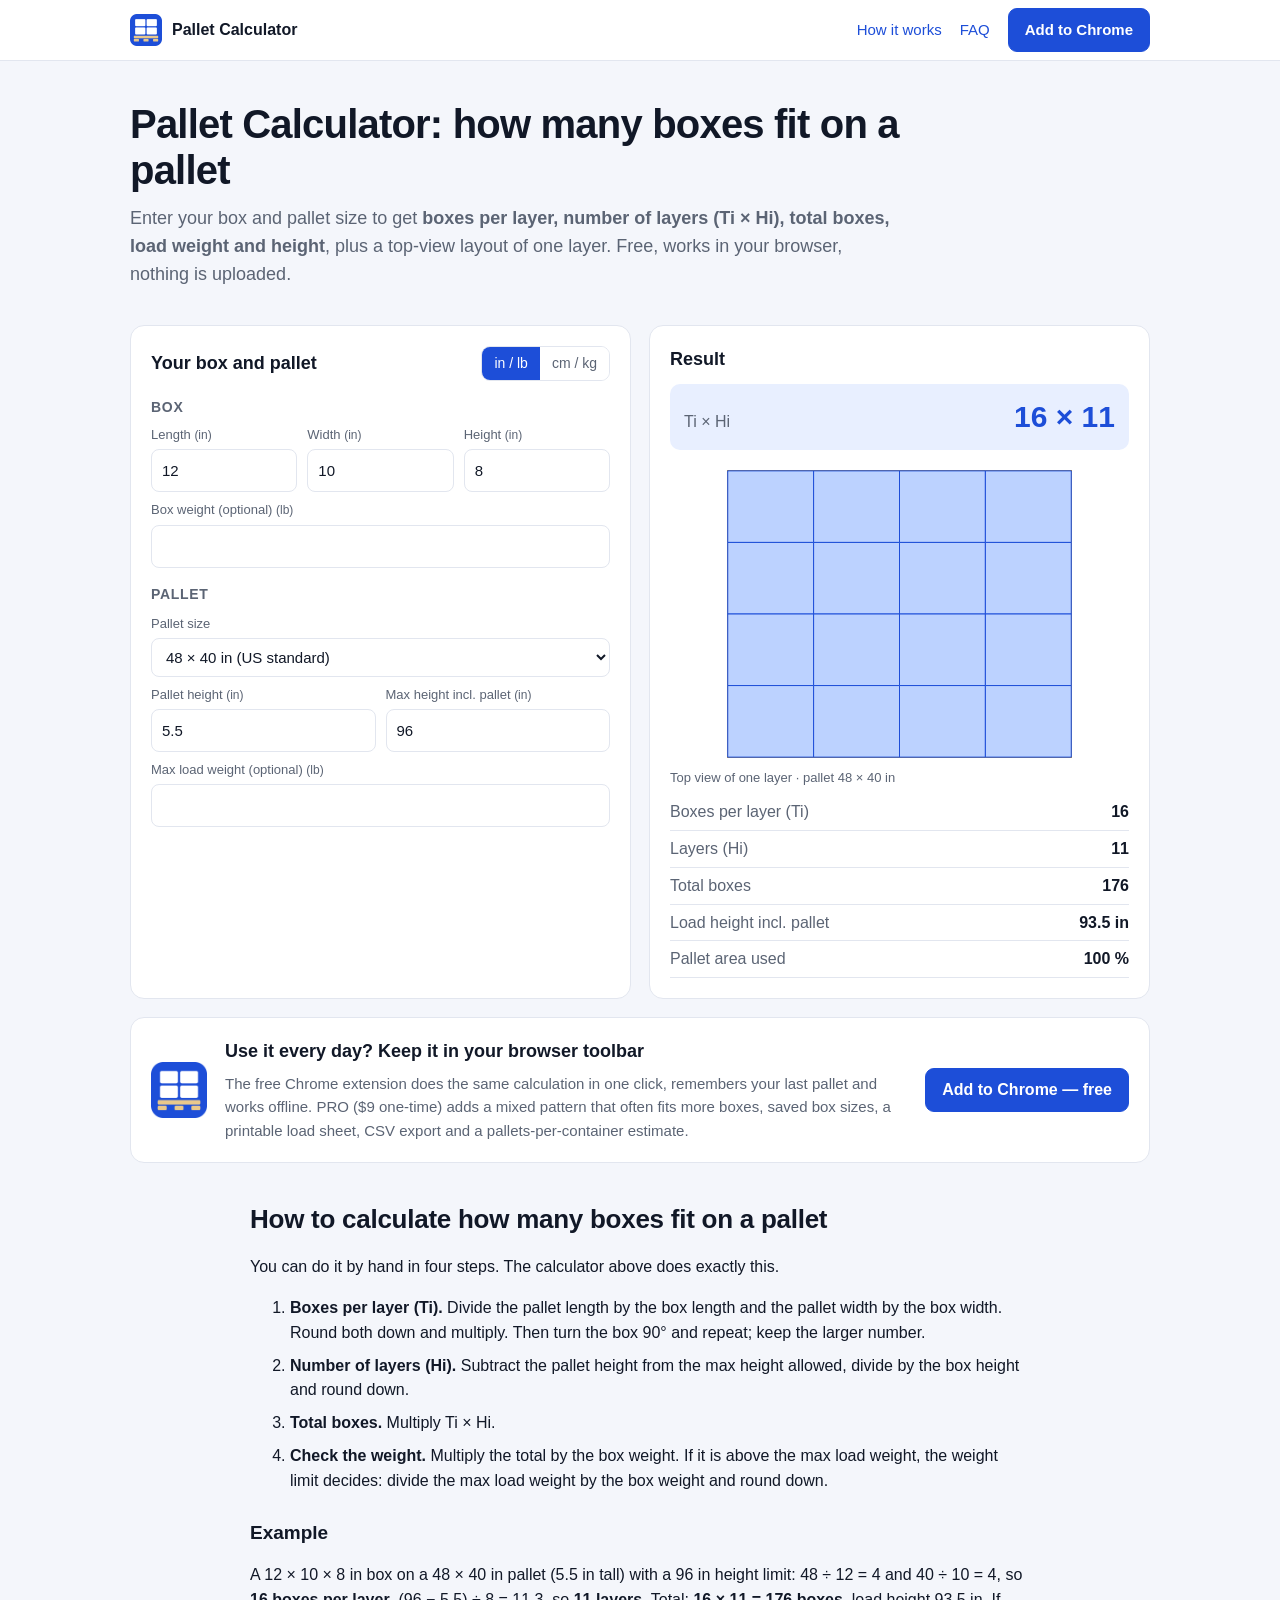
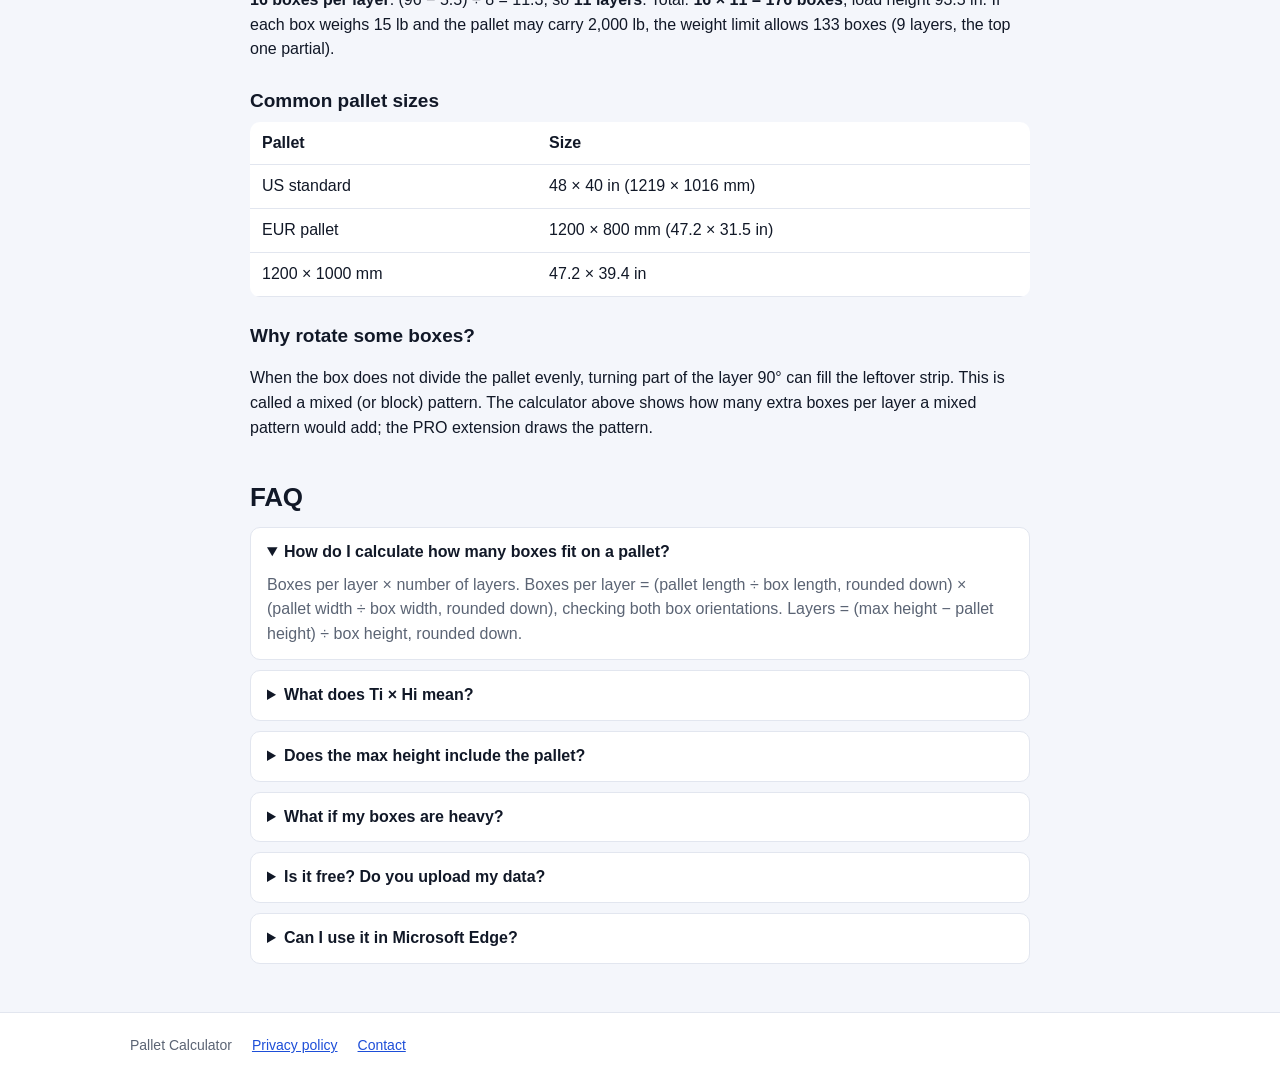
<file: index.html>
<!doctype html>
<html lang="en">
<head>
  <meta charset="utf-8">
  <meta name="viewport" content="width=device-width, initial-scale=1">
  <title>Pallet Calculator – How Many Boxes Fit on a Pallet (Ti × Hi)</title>
  <meta name="description" content="Free pallet calculator: enter box and pallet size to get boxes per layer, layers (Ti × Hi), total boxes, weight and a top-view layout. Works in your browser, nothing is uploaded.">
  <link rel="icon" href="favicon.png">
  <link rel="stylesheet" href="style.css">
  <meta property="og:title" content="Pallet Calculator – How Many Boxes Fit on a Pallet">
  <meta property="og:description" content="Boxes per layer, layers (Ti × Hi), total boxes and weight in one step. Free, no upload.">
  <meta property="og:image" content="icon.png">
  <script type="application/ld+json">
  {
    "@context": "https://schema.org",
    "@type": "SoftwareApplication",
    "name": "Pallet Calculator",
    "applicationCategory": "BusinessApplication",
    "operatingSystem": "Chrome, Microsoft Edge",
    "description": "Calculates how many boxes fit on a pallet: boxes per layer, number of layers (Ti × Hi), total boxes, load weight and height, with a top-view layer layout.",
    "offers": [
      { "@type": "Offer", "price": "0", "priceCurrency": "USD", "description": "Free calculator" },
      { "@type": "Offer", "price": "9", "priceCurrency": "USD", "description": "PRO: mixed pattern, saved boxes, load sheet, CSV export, container estimate (one-time payment)" }
    ]
  }
  </script>
  <script type="application/ld+json">
  {
    "@context": "https://schema.org",
    "@type": "FAQPage",
    "mainEntity": [
      { "@type": "Question", "name": "How do I calculate how many boxes fit on a pallet?",
        "acceptedAnswer": { "@type": "Answer", "text": "Divide the pallet length by the box length and the pallet width by the box width, round both down and multiply them to get boxes per layer; try the box turned 90° too and keep the larger number. Then divide the allowed load height (max height minus pallet height) by the box height and round down to get the number of layers. Boxes per layer × layers = total boxes." } },
      { "@type": "Question", "name": "What does Ti × Hi mean?",
        "acceptedAnswer": { "@type": "Answer", "text": "Ti is the number of boxes in one layer (tier) of the pallet, Hi is how many layers high the boxes are stacked. Ti × Hi is the total number of boxes on the pallet." } },
      { "@type": "Question", "name": "Does the max height include the pallet?",
        "acceptedAnswer": { "@type": "Answer", "text": "In this calculator, yes. Enter the pallet height separately; it is subtracted from the max height before layers are counted, and the load height result includes the pallet." } },
      { "@type": "Question", "name": "What happens if the boxes are too heavy?",
        "acceptedAnswer": { "@type": "Answer", "text": "If you enter the box weight and a max load weight, the calculator caps the total at the number of boxes the weight limit allows and shows how many would fit by height alone." } },
      { "@type": "Question", "name": "Is the pallet calculator free? Does it upload my data?",
        "acceptedAnswer": { "@type": "Answer", "text": "The calculator on this page and the basic Chrome extension are free. All calculations run in your browser; your sizes and weights are not sent anywhere." } }
    ]
  }
  </script>
</head>
<body>
  <header class="site-head">
    <div class="wrap head-row">
      <a class="brand" href="#top"><img src="icon.png" alt="" width="32" height="32"> Pallet Calculator</a>
      <nav>
        <a href="#how">How it works</a>
        <a href="#faq">FAQ</a>
        <a class="btn btn-primary store-link" href="#install">Add to Chrome</a>
      </nav>
    </div>
  </header>

  <main id="top">
    <section class="hero wrap">
      <h1>Pallet Calculator: how many boxes fit on a pallet</h1>
      <p class="lead">Enter your box and pallet size to get <strong>boxes per layer, number of layers (Ti × Hi), total boxes, load weight and height</strong>, plus a top-view layout of one layer. Free, works in your browser, nothing is uploaded.</p>
    </section>

    <section class="wrap calc" aria-label="Pallet calculator">
      <div class="panel inputs">
        <div class="row-between">
          <h2>Your box and pallet</h2>
          <div class="seg" id="unitSeg" role="group" aria-label="Units">
            <button type="button" data-unit="imperial">in / lb</button>
            <button type="button" data-unit="metric">cm / kg</button>
          </div>
        </div>
        <h3>Box</h3>
        <div class="grid3">
          <label>Length <small class="u-len"></small><input id="boxL" type="number" inputmode="decimal" min="0" step="any"></label>
          <label>Width <small class="u-len"></small><input id="boxW" type="number" inputmode="decimal" min="0" step="any"></label>
          <label>Height <small class="u-len"></small><input id="boxH" type="number" inputmode="decimal" min="0" step="any"></label>
        </div>
        <label>Box weight (optional) <small class="u-wt"></small><input id="boxWt" type="number" inputmode="decimal" min="0" step="any"></label>
        <h3>Pallet</h3>
        <label>Pallet size
          <select id="preset">
            <option value="us">48 × 40 in (US standard)</option>
            <option value="eur">1200 × 800 mm (EUR pallet)</option>
            <option value="iso">1200 × 1000 mm</option>
            <option value="custom">Custom size</option>
          </select>
        </label>
        <div class="grid2" id="customPallet" hidden>
          <label>Pallet length <small class="u-len"></small><input id="palL" type="number" inputmode="decimal" min="0" step="any"></label>
          <label>Pallet width <small class="u-len"></small><input id="palW" type="number" inputmode="decimal" min="0" step="any"></label>
        </div>
        <div class="grid2">
          <label>Pallet height <small class="u-len"></small><input id="palH" type="number" inputmode="decimal" min="0" step="any"></label>
          <label>Max height incl. pallet <small class="u-len"></small><input id="maxH" type="number" inputmode="decimal" min="0" step="any"></label>
        </div>
        <label>Max load weight (optional) <small class="u-wt"></small><input id="maxWt" type="number" inputmode="decimal" min="0" step="any"></label>
      </div>

      <div class="panel results" aria-live="polite">
        <h2>Result</h2>
        <div id="error" class="error" hidden></div>
        <div id="resultBody">
          <div class="tihi"><span>Ti × Hi</span><strong id="rTiHi"></strong></div>
          <div id="diagram" role="img" aria-label="Top view of one layer"></div>
          <p class="muted" id="diagramCaption"></p>
          <dl class="metrics">
            <div><dt>Boxes per layer (Ti)</dt><dd id="rPerLayer"></dd></div>
            <div><dt>Layers (Hi)</dt><dd id="rLayers"></dd></div>
            <div><dt>Total boxes</dt><dd id="rTotal"></dd></div>
            <div id="mWeight"><dt>Total load weight</dt><dd id="rWeight"></dd></div>
            <div><dt>Load height incl. pallet</dt><dd id="rHeight"></dd></div>
            <div><dt>Pallet area used</dt><dd id="rArea"></dd></div>
          </dl>
          <div id="notes" class="notes"></div>
        </div>
      </div>
    </section>

    <section class="wrap install" id="install">
      <div class="panel cta">
        <img src="icon.png" alt="" width="56" height="56">
        <div>
          <h2>Use it every day? Keep it in your browser toolbar</h2>
          <p>The free Chrome extension does the same calculation in one click, remembers your last pallet and works offline. PRO ($9 one-time) adds a mixed pattern that often fits more boxes, saved box sizes, a printable load sheet, CSV export and a pallets-per-container estimate.</p>
        </div>
        <a class="btn btn-primary store-link" href="#install">Add to Chrome — free</a>
      </div>
    </section>

    <section class="wrap prose" id="how">
      <h2>How to calculate how many boxes fit on a pallet</h2>
      <p>You can do it by hand in four steps. The calculator above does exactly this.</p>
      <ol>
        <li><strong>Boxes per layer (Ti).</strong> Divide the pallet length by the box length and the pallet width by the box width. Round both down and multiply. Then turn the box 90° and repeat; keep the larger number.</li>
        <li><strong>Number of layers (Hi).</strong> Subtract the pallet height from the max height allowed, divide by the box height and round down.</li>
        <li><strong>Total boxes.</strong> Multiply Ti × Hi.</li>
        <li><strong>Check the weight.</strong> Multiply the total by the box weight. If it is above the max load weight, the weight limit decides: divide the max load weight by the box weight and round down.</li>
      </ol>
      <h3>Example</h3>
      <p>A 12 × 10 × 8 in box on a 48 × 40 in pallet (5.5 in tall) with a 96 in height limit: 48 ÷ 12 = 4 and 40 ÷ 10 = 4, so <strong>16 boxes per layer</strong>. (96 − 5.5) ÷ 8 = 11.3, so <strong>11 layers</strong>. Total: <strong>16 × 11 = 176 boxes</strong>, load height 93.5 in. If each box weighs 15 lb and the pallet may carry 2,000 lb, the weight limit allows 133 boxes (9 layers, the top one partial).</p>
      <h3>Common pallet sizes</h3>
      <table>
        <thead><tr><th>Pallet</th><th>Size</th></tr></thead>
        <tbody>
          <tr><td>US standard</td><td>48 × 40 in (1219 × 1016 mm)</td></tr>
          <tr><td>EUR pallet</td><td>1200 × 800 mm (47.2 × 31.5 in)</td></tr>
          <tr><td>1200 × 1000 mm</td><td>47.2 × 39.4 in</td></tr>
        </tbody>
      </table>
      <h3>Why rotate some boxes?</h3>
      <p>When the box does not divide the pallet evenly, turning part of the layer 90° can fill the leftover strip. This is called a mixed (or block) pattern. The calculator above shows how many extra boxes per layer a mixed pattern would add; the PRO extension draws the pattern.</p>
    </section>

    <section class="wrap prose" id="faq">
      <h2>FAQ</h2>
      <details open><summary>How do I calculate how many boxes fit on a pallet?</summary>
        <p>Boxes per layer × number of layers. Boxes per layer = (pallet length ÷ box length, rounded down) × (pallet width ÷ box width, rounded down), checking both box orientations. Layers = (max height − pallet height) ÷ box height, rounded down.</p></details>
      <details><summary>What does Ti × Hi mean?</summary>
        <p>Ti is the number of boxes in one layer (tier); Hi is how many layers high they are stacked. Ti × Hi is the total number of boxes on the pallet.</p></details>
      <details><summary>Does the max height include the pallet?</summary>
        <p>Yes, in this calculator. Enter the pallet height separately: it is subtracted before layers are counted, and the load height result includes the pallet.</p></details>
      <details><summary>What if my boxes are heavy?</summary>
        <p>Enter the box weight and the max load weight. The calculator then caps the total at what the weight limit allows and tells you how many would fit by height alone.</p></details>
      <details><summary>Is it free? Do you upload my data?</summary>
        <p>The calculator on this page and the basic Chrome extension are free. Everything is calculated in your browser; your sizes and weights are not sent anywhere.</p></details>
      <details><summary>Can I use it in Microsoft Edge?</summary>
        <p>The calculator on this page works in any modern browser. The extension is built for Chrome and Edge.</p></details>
    </section>
  </main>

  <footer class="site-foot">
    <div class="wrap foot-row">
      <span>Pallet Calculator</span>
      <a href="privacy.html">Privacy policy</a>
      <a href="mailto:client.care@tutamail.com?subject=Pallet%20Calculator">Contact</a>
    </div>
  </footer>

  <script src="calc.js"></script>
  <script src="app.js"></script>
</body>
</html>
</file>
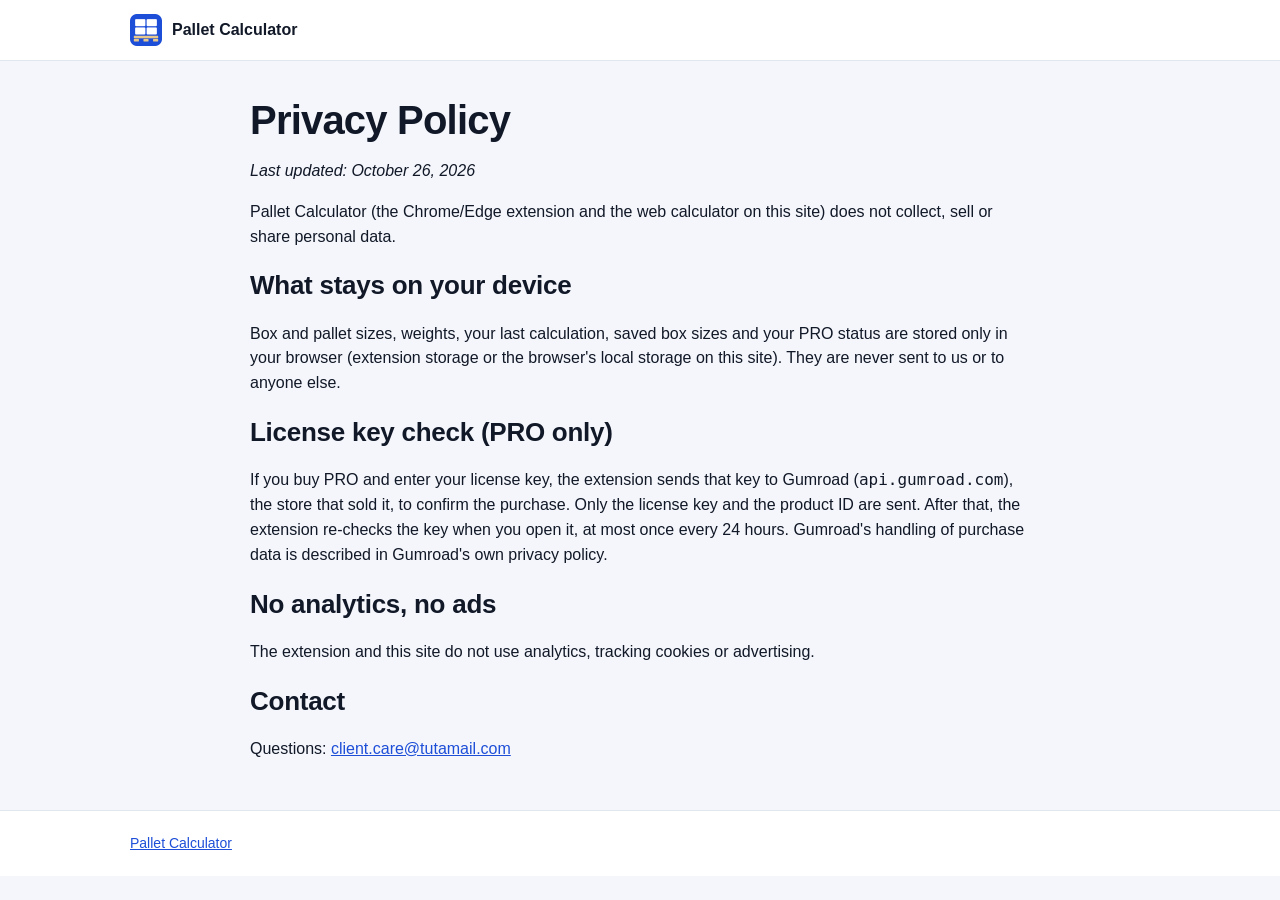
<file: privacy.html>
<!doctype html>
<html lang="en">
<head>
  <meta charset="utf-8">
  <meta name="viewport" content="width=device-width, initial-scale=1">
  <title>Privacy Policy – Pallet Calculator</title>
  <meta name="description" content="Privacy policy of the Pallet Calculator Chrome extension and web calculator.">
  <link rel="icon" href="favicon.png">
  <link rel="stylesheet" href="style.css">
</head>
<body>
  <header class="site-head">
    <div class="wrap head-row">
      <a class="brand" href="index.html"><img src="icon.png" alt="" width="32" height="32"> Pallet Calculator</a>
    </div>
  </header>
  <main class="wrap prose">
    <h1>Privacy Policy</h1>
    <p><em>Last updated: October 26, 2026</em></p>
    <p>Pallet Calculator (the Chrome/Edge extension and the web calculator on this site) does not collect, sell or share personal data.</p>
    <h2>What stays on your device</h2>
    <p>Box and pallet sizes, weights, your last calculation, saved box sizes and your PRO status are stored only in your browser (extension storage or the browser's local storage on this site). They are never sent to us or to anyone else.</p>
    <h2>License key check (PRO only)</h2>
    <p>If you buy PRO and enter your license key, the extension sends that key to Gumroad (<code>api.gumroad.com</code>), the store that sold it, to confirm the purchase. Only the license key and the product ID are sent. After that, the extension re-checks the key when you open it, at most once every 24 hours. Gumroad's handling of purchase data is described in Gumroad's own privacy policy.</p>
    <h2>No analytics, no ads</h2>
    <p>The extension and this site do not use analytics, tracking cookies or advertising.</p>
    <h2>Contact</h2>
    <p>Questions: <a href="mailto:client.care@tutamail.com">client.care@tutamail.com</a></p>
  </main>
  <footer class="site-foot"><div class="wrap foot-row"><a href="index.html">Pallet Calculator</a></div></footer>
</body>
</html>
</file>
<file: style.css>
:root {
  --bg: #f4f6fb;
  --card: #ffffff;
  --text: #111827;
  --muted: #5b6474;
  --line: #e2e6ef;
  --accent: #1d4ed8;
  --accent-soft: #e8efff;
  --bad: #b91c1c;
  --bad-bg: #fee2e2;
}
* { box-sizing: border-box; }
[hidden] { display: none !important; }
html { scroll-behavior: smooth; }
body { margin: 0; background: var(--bg); color: var(--text); font: 16px/1.55 -apple-system, "Segoe UI", Roboto, Inter, Arial, sans-serif; }
.wrap { max-width: 1060px; margin: 0 auto; padding: 0 20px; }
a { color: var(--accent); }

.site-head { background: #fff; border-bottom: 1px solid var(--line); position: sticky; top: 0; z-index: 5; }
.head-row { display: flex; align-items: center; justify-content: space-between; height: 60px; }
.brand { display: flex; align-items: center; gap: 10px; font-weight: 700; color: var(--text); text-decoration: none; }
nav { display: flex; align-items: center; gap: 18px; font-size: 15px; }
nav a { text-decoration: none; }

.btn { display: inline-block; border-radius: 9px; padding: 9px 16px; font-weight: 600; text-decoration: none; border: 1px solid var(--line); }
.btn-primary { background: var(--accent); color: #fff; border-color: var(--accent); }
.btn-primary:hover { filter: brightness(1.08); }

.hero { padding: 40px 20px 18px; }
h1 { font-size: clamp(28px, 4vw, 40px); line-height: 1.15; margin: 0 0 12px; letter-spacing: -0.02em; max-width: 820px; }
.lead { font-size: 18px; color: var(--muted); max-width: 760px; margin: 0; }

.calc { display: grid; grid-template-columns: minmax(0, 1fr) minmax(0, 1fr); gap: 18px; margin-top: 18px; }
.panel { background: var(--card); border: 1px solid var(--line); border-radius: 14px; padding: 20px; }
.panel h2 { font-size: 18px; margin: 0; }
.panel h3 { font-size: 14px; margin: 16px 0 6px; color: var(--muted); text-transform: uppercase; letter-spacing: .05em; }
.row-between { display: flex; align-items: center; justify-content: space-between; gap: 10px; }
label { display: block; font-size: 13px; color: var(--muted); margin-top: 8px; }
label small { font-size: 12px; }
input, select { width: 100%; margin-top: 4px; padding: 9px 10px; font: inherit; font-size: 15px; color: var(--text); background: #fff; border: 1px solid var(--line); border-radius: 8px; }
input:focus, select:focus, button:focus-visible { outline: 2px solid var(--accent); outline-offset: 1px; }
.grid3 { display: grid; grid-template-columns: repeat(3, 1fr); gap: 10px; }
.grid2 { display: grid; grid-template-columns: repeat(2, 1fr); gap: 10px; }
.grid3 label, .grid2 label { margin-top: 0; }
.grid2 { margin-top: 8px; }

.seg { display: inline-flex; border: 1px solid var(--line); border-radius: 9px; overflow: hidden; }
.seg button { white-space: nowrap; border: 0; background: #fff; padding: 6px 12px; font: inherit; font-size: 14px; color: var(--muted); cursor: pointer; }
.seg button.on { background: var(--accent); color: #fff; }

.results h2 { margin-bottom: 10px; }
.tihi { display: flex; align-items: baseline; justify-content: space-between; background: var(--accent-soft); border-radius: 10px; padding: 10px 14px; }
.tihi span { color: var(--muted); }
.tihi strong { font-size: 30px; color: var(--accent); }
#diagram { margin-top: 14px; }
#diagram svg { width: 100%; max-height: 300px; display: block; }
.muted { color: var(--muted); font-size: 13px; margin: 4px 0 0; }
.metrics { margin: 12px 0 0; display: grid; gap: 6px; }
.metrics div { display: flex; justify-content: space-between; border-bottom: 1px solid var(--line); padding-bottom: 5px; }
.metrics dt { color: var(--muted); }
.metrics dd { margin: 0; font-weight: 700; }
.notes p { margin: 8px 0 0; font-size: 14px; color: var(--muted); }
.notes .warn { color: var(--bad); }
.notes .tease { color: var(--accent); }
.error { background: var(--bad-bg); color: var(--bad); border-radius: 9px; padding: 10px 12px; }

.install { margin-top: 18px; }
.cta { display: flex; align-items: center; gap: 18px; }
.cta h2 { margin-bottom: 6px; }
.cta p { margin: 0; color: var(--muted); font-size: 15px; }
.cta .btn { white-space: nowrap; }

.prose { margin-top: 36px; max-width: 820px; }
.prose h2 { font-size: 26px; margin: 0 0 10px; letter-spacing: -0.01em; }
.prose h3 { font-size: 19px; margin: 24px 0 6px; }
.prose li { margin-bottom: 8px; }
.prose table { border-collapse: collapse; width: 100%; background: #fff; border-radius: 10px; overflow: hidden; }
.prose th, .prose td { text-align: left; padding: 9px 12px; border-bottom: 1px solid var(--line); }
details { background: #fff; border: 1px solid var(--line); border-radius: 10px; padding: 12px 16px; margin-bottom: 10px; }
summary { font-weight: 600; cursor: pointer; }
details p { margin: 8px 0 0; color: var(--muted); }

.site-foot { margin-top: 48px; padding: 22px 0; border-top: 1px solid var(--line); background: #fff; font-size: 14px; }
.foot-row { display: flex; gap: 20px; color: var(--muted); }

@media (max-width: 760px) {
  .calc { grid-template-columns: 1fr; }
  .cta { flex-direction: column; align-items: flex-start; }
  nav a:not(.btn) { display: none; }
}
</file>
